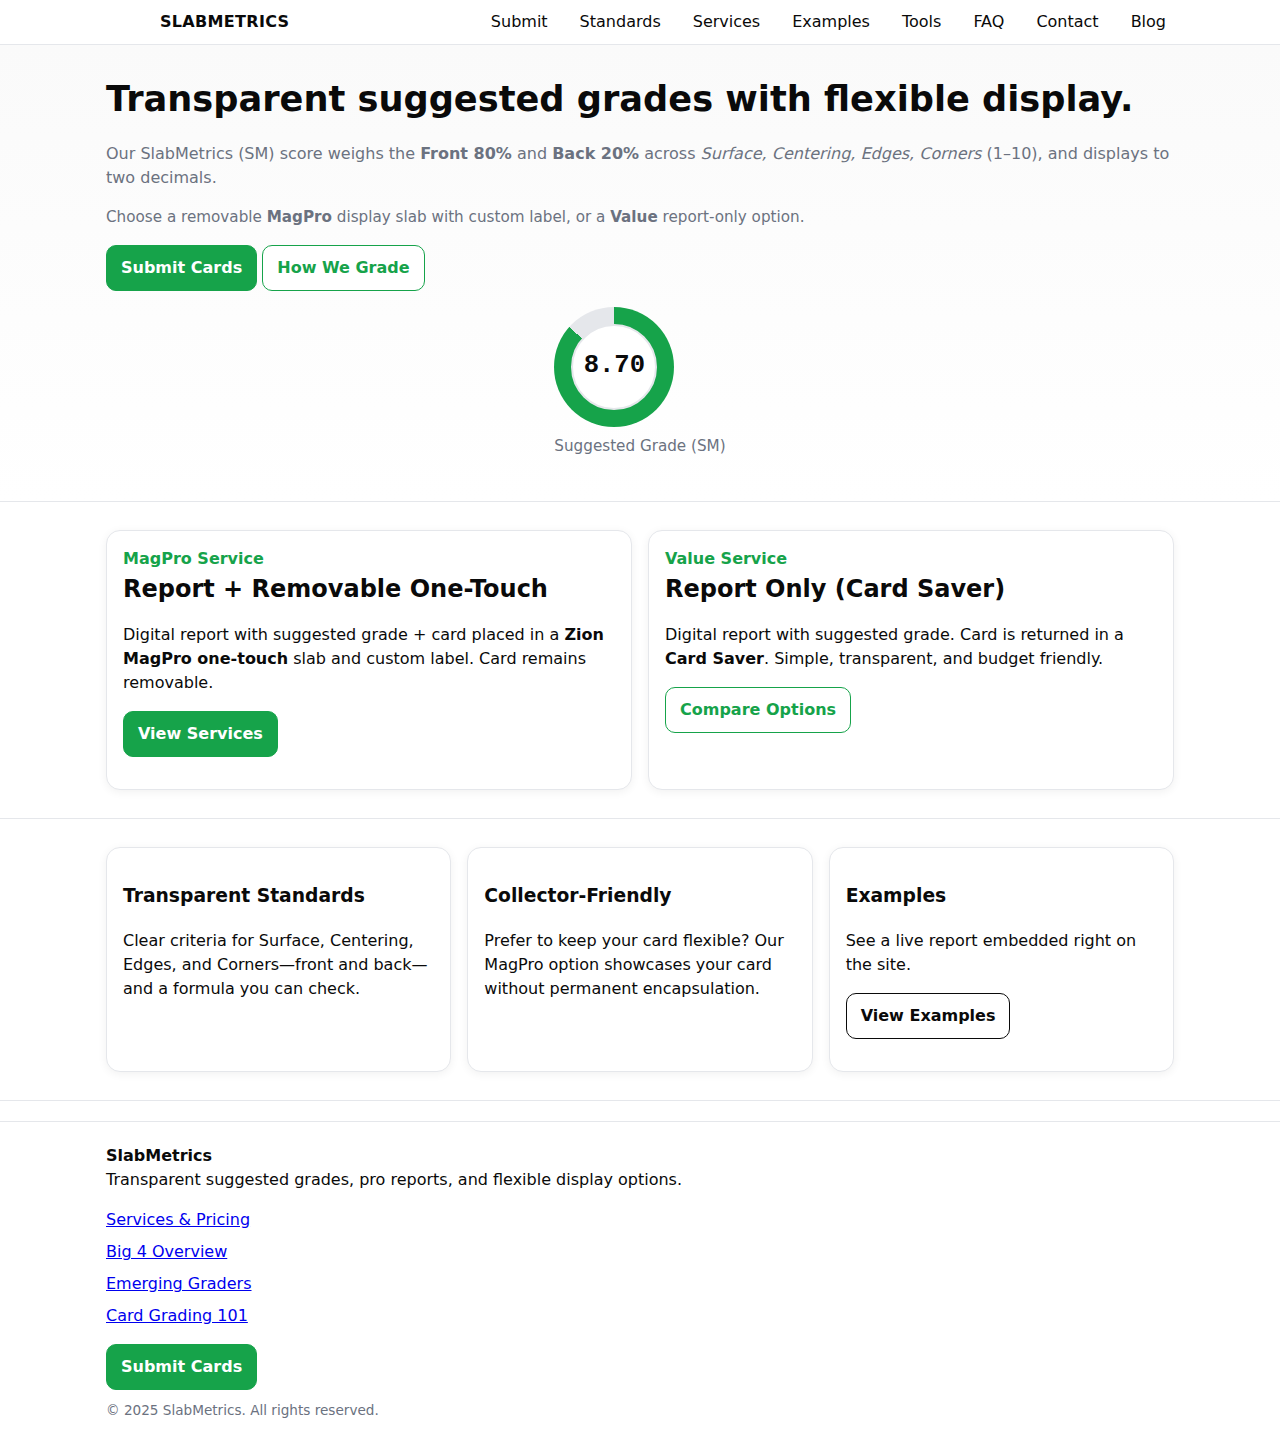
<file: index.html>
<!doctype html>
<html lang="en">
<head>
  <meta charset="utf-8" />
  <meta name="viewport" content="width=device-width, initial-scale=1" />
  <meta name="description" content="SlabMetrics — transparent suggested grades, pro reports, and flexible display options." />
  <meta property="og:title" content="SlabMetrics" />
  <meta property="og:description" content="Transparent suggested grades, pro reports, and flexible display options." />
  <meta property="og:type" content="website" />
  <link rel="icon" href="/assets/favicon.ico" />
  <link rel="stylesheet" href="/css/styles.css" />

<title>SlabMetrics — Suggested Grade & Report</title>
<script defer src="/js/main.js"></script>
<script defer src="/js/grade-ring.js"></script>
</head>
<body>
  <header class="site-header">
    <div class="container header-inner">
      <a href="/index.html" class="brand">
        <img src="/assets/logo.png" alt="SlabMetrics" class="logo" />
        <span>SLABMETRICS</span>
      </a>
      <button class="nav-toggle" aria-expanded="false" aria-controls="nav">☰</button>
      <nav id="nav" class="nav">
        <a href="/submit.html">Submit</a>
        <a href="/grading-standards.html">Standards</a>
        <a href="/services.html">Services</a>
        <a href="/examples.html">Examples</a>
        <a href="/tools/centering.html">Tools</a>
        <a href="/faq.html">FAQ</a>
        <a href="/contact.html">Contact</a>
        <a href="/blog/index.html">Blog</a>
      </nav>
    </div>
  </header>

<section class="hero">
  <div class="container hero-inner">
    <div>
      <h1>Transparent suggested grades with flexible display.</h1>
      <p class="sub">Our SlabMetrics (SM) score weighs the <strong>Front 80%</strong> and <strong>Back 20%</strong> across <em>Surface, Centering, Edges, Corners</em> (1–10), and displays to two decimals.</p>
      <p class="meta">Choose a removable <strong>MagPro</strong> display slab with custom label, or a <strong>Value</strong> report-only option.</p>
      <p>
        <a class="btn btn-primary" href="/submit.html">Submit Cards</a>
        <a class="btn btn-outline" href="/grading-standards.html">How We Grade</a>
      </p>
    </div>
    <div class="center">
      <div>
        <div class="grade-ring" data-ring data-pct="87">
          <div class="grade-ring-inner"><span class="mono" data-ring-out>8.70</span></div>
        </div>
        <p class="meta" style="text-align:center;margin-top:8px;">Suggested Grade (SM)</p>
      </div>
    </div>
  </div>
</section>

<section class="section">
  <div class="container grid grid-2">
    <div class="card">
      <div class="kicker">MagPro Service</div>
      <h2>Report + Removable One-Touch</h2>
      <p>Digital report with suggested grade + card placed in a <strong>Zion MagPro one-touch</strong> slab and custom label. Card remains removable.</p>
      <p><a class="btn btn-primary" href="/services.html">View Services</a></p>
    </div>
    <div class="card">
      <div class="kicker">Value Service</div>
      <h2>Report Only (Card Saver)</h2>
      <p>Digital report with suggested grade. Card is returned in a <strong>Card Saver</strong>. Simple, transparent, and budget friendly.</p>
      <p><a class="btn btn-outline" href="/services.html">Compare Options</a></p>
    </div>
  </div>
</section>

<section class="section">
  <div class="container grid grid-3">
    <div class="card">
      <h3>Transparent Standards</h3>
      <p>Clear criteria for Surface, Centering, Edges, and Corners—front and back—and a formula you can check.</p>
    </div>
    <div class="card">
      <h3>Collector-Friendly</h3>
      <p>Prefer to keep your card flexible? Our MagPro option showcases your card without permanent encapsulation.</p>
    </div>
    <div class="card">
      <h3>Examples</h3>
      <p>See a live report embedded right on the site.</p>
      <p><a class="btn" href="/examples.html">View Examples</a></p>
    </div>
  </div>
</section>
  <footer class="site-footer">
    <div class="container foot">
      <div class="cols">
        <div>
          <strong>SlabMetrics</strong><br/>
          Transparent suggested grades, pro reports, and flexible display options.
        </div>
        <div class="links">
          <a href="/services.html">Services & Pricing</a>
          <a href="/big4.html">Big 4 Overview</a>
          <a href="/emerging.html">Emerging Graders</a>
          <a href="/grading-101.html">Card Grading 101</a>
        </div>
        <div>
          <a class="btn btn-primary" href="/submit.html">Submit Cards</a>
        </div>
      </div>
      <p class="tiny">© 2025 SlabMetrics. All rights reserved.</p>
    </div>
  </footer>

</body>
</html>
</file>
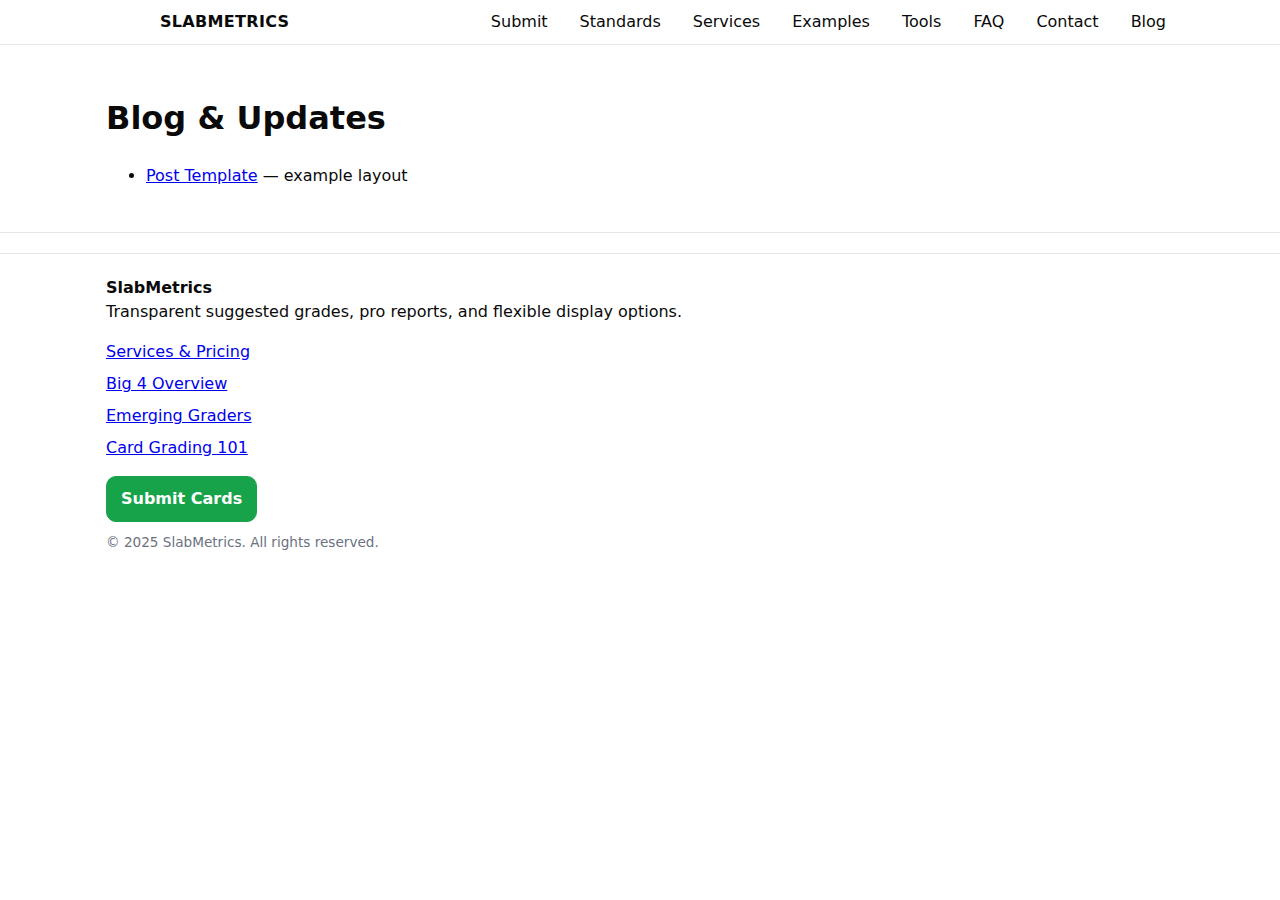
<file: blog/index.html>
<!doctype html>
<html lang="en">
<head>
  <meta charset="utf-8" />
  <meta name="viewport" content="width=device-width, initial-scale=1" />
  <meta name="description" content="SlabMetrics — transparent suggested grades, pro reports, and flexible display options." />
  <meta property="og:title" content="SlabMetrics" />
  <meta property="og:description" content="Transparent suggested grades, pro reports, and flexible display options." />
  <meta property="og:type" content="website" />
  <link rel="icon" href="/assets/favicon.ico" />
  <link rel="stylesheet" href="/css/styles.css" />

<title>Blog — SlabMetrics</title>
<script defer src="/js/main.js"></script>
</head>
<body>
  <header class="site-header">
    <div class="container header-inner">
      <a href="/index.html" class="brand">
        <img src="/assets/logo.png" alt="SlabMetrics" class="logo" />
        <span>SLABMETRICS</span>
      </a>
      <button class="nav-toggle" aria-expanded="false" aria-controls="nav">☰</button>
      <nav id="nav" class="nav">
        <a href="/submit.html">Submit</a>
        <a href="/grading-standards.html">Standards</a>
        <a href="/services.html">Services</a>
        <a href="/examples.html">Examples</a>
        <a href="/tools/centering.html">Tools</a>
        <a href="/faq.html">FAQ</a>
        <a href="/contact.html">Contact</a>
        <a href="/blog/index.html">Blog</a>
      </nav>
    </div>
  </header>

<section class="section">
  <div class="container">
    <h1>Blog & Updates</h1>
    <ul>
      <li><a href="/blog/post-template.html">Post Template</a> — example layout</li>
    </ul>
  </div>
</section>
  <footer class="site-footer">
    <div class="container foot">
      <div class="cols">
        <div>
          <strong>SlabMetrics</strong><br/>
          Transparent suggested grades, pro reports, and flexible display options.
        </div>
        <div class="links">
          <a href="/services.html">Services & Pricing</a>
          <a href="/big4.html">Big 4 Overview</a>
          <a href="/emerging.html">Emerging Graders</a>
          <a href="/grading-101.html">Card Grading 101</a>
        </div>
        <div>
          <a class="btn btn-primary" href="/submit.html">Submit Cards</a>
        </div>
      </div>
      <p class="tiny">© 2025 SlabMetrics. All rights reserved.</p>
    </div>
  </footer>

</body>
</html>
</file>
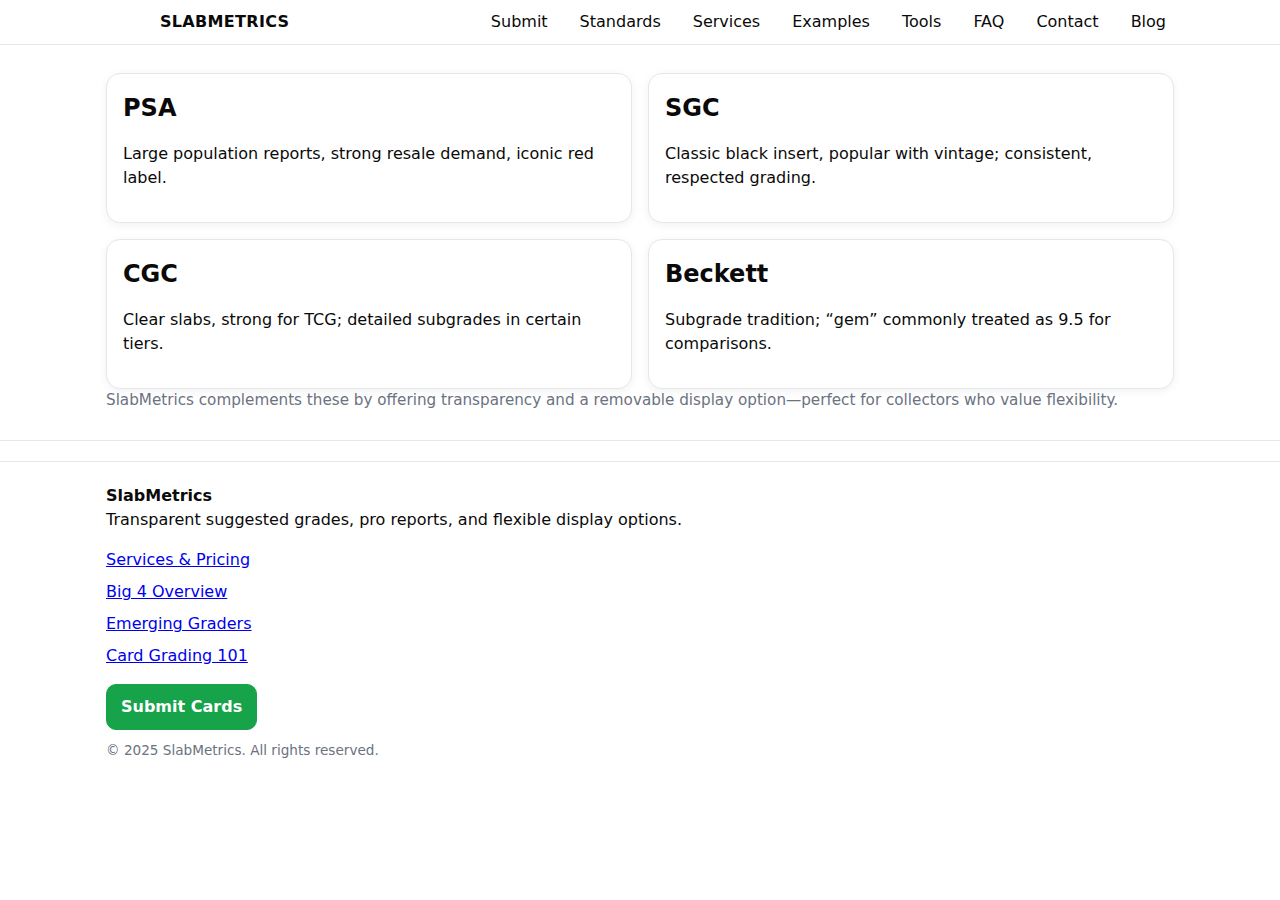
<file: big4.html>
<!doctype html>
<html lang="en">
<head>
  <meta charset="utf-8" />
  <meta name="viewport" content="width=device-width, initial-scale=1" />
  <meta name="description" content="SlabMetrics — transparent suggested grades, pro reports, and flexible display options." />
  <meta property="og:title" content="SlabMetrics" />
  <meta property="og:description" content="Transparent suggested grades, pro reports, and flexible display options." />
  <meta property="og:type" content="website" />
  <link rel="icon" href="/assets/favicon.ico" />
  <link rel="stylesheet" href="/css/styles.css" />

<title>Big 4 Overview — SlabMetrics</title>
<script defer src="/js/main.js"></script>
</head>
<body>
  <header class="site-header">
    <div class="container header-inner">
      <a href="/index.html" class="brand">
        <img src="/assets/logo.png" alt="SlabMetrics" class="logo" />
        <span>SLABMETRICS</span>
      </a>
      <button class="nav-toggle" aria-expanded="false" aria-controls="nav">☰</button>
      <nav id="nav" class="nav">
        <a href="/submit.html">Submit</a>
        <a href="/grading-standards.html">Standards</a>
        <a href="/services.html">Services</a>
        <a href="/examples.html">Examples</a>
        <a href="/tools/centering.html">Tools</a>
        <a href="/faq.html">FAQ</a>
        <a href="/contact.html">Contact</a>
        <a href="/blog/index.html">Blog</a>
      </nav>
    </div>
  </header>

<section class="section">
  <div class="container grid grid-2">
    <div class="card">
      <h2>PSA</h2>
      <p>Large population reports, strong resale demand, iconic red label.</p>
    </div>
    <div class="card">
      <h2>SGC</h2>
      <p>Classic black insert, popular with vintage; consistent, respected grading.</p>
    </div>
    <div class="card">
      <h2>CGC</h2>
      <p>Clear slabs, strong for TCG; detailed subgrades in certain tiers.</p>
    </div>
    <div class="card">
      <h2>Beckett</h2>
      <p>Subgrade tradition; “gem” commonly treated as 9.5 for comparisons.</p>
    </div>
  </div>
  <p class="container meta">SlabMetrics complements these by offering transparency and a removable display option—perfect for collectors who value flexibility.</p>
</section>
  <footer class="site-footer">
    <div class="container foot">
      <div class="cols">
        <div>
          <strong>SlabMetrics</strong><br/>
          Transparent suggested grades, pro reports, and flexible display options.
        </div>
        <div class="links">
          <a href="/services.html">Services & Pricing</a>
          <a href="/big4.html">Big 4 Overview</a>
          <a href="/emerging.html">Emerging Graders</a>
          <a href="/grading-101.html">Card Grading 101</a>
        </div>
        <div>
          <a class="btn btn-primary" href="/submit.html">Submit Cards</a>
        </div>
      </div>
      <p class="tiny">© 2025 SlabMetrics. All rights reserved.</p>
    </div>
  </footer>

</body>
</html>
</file>
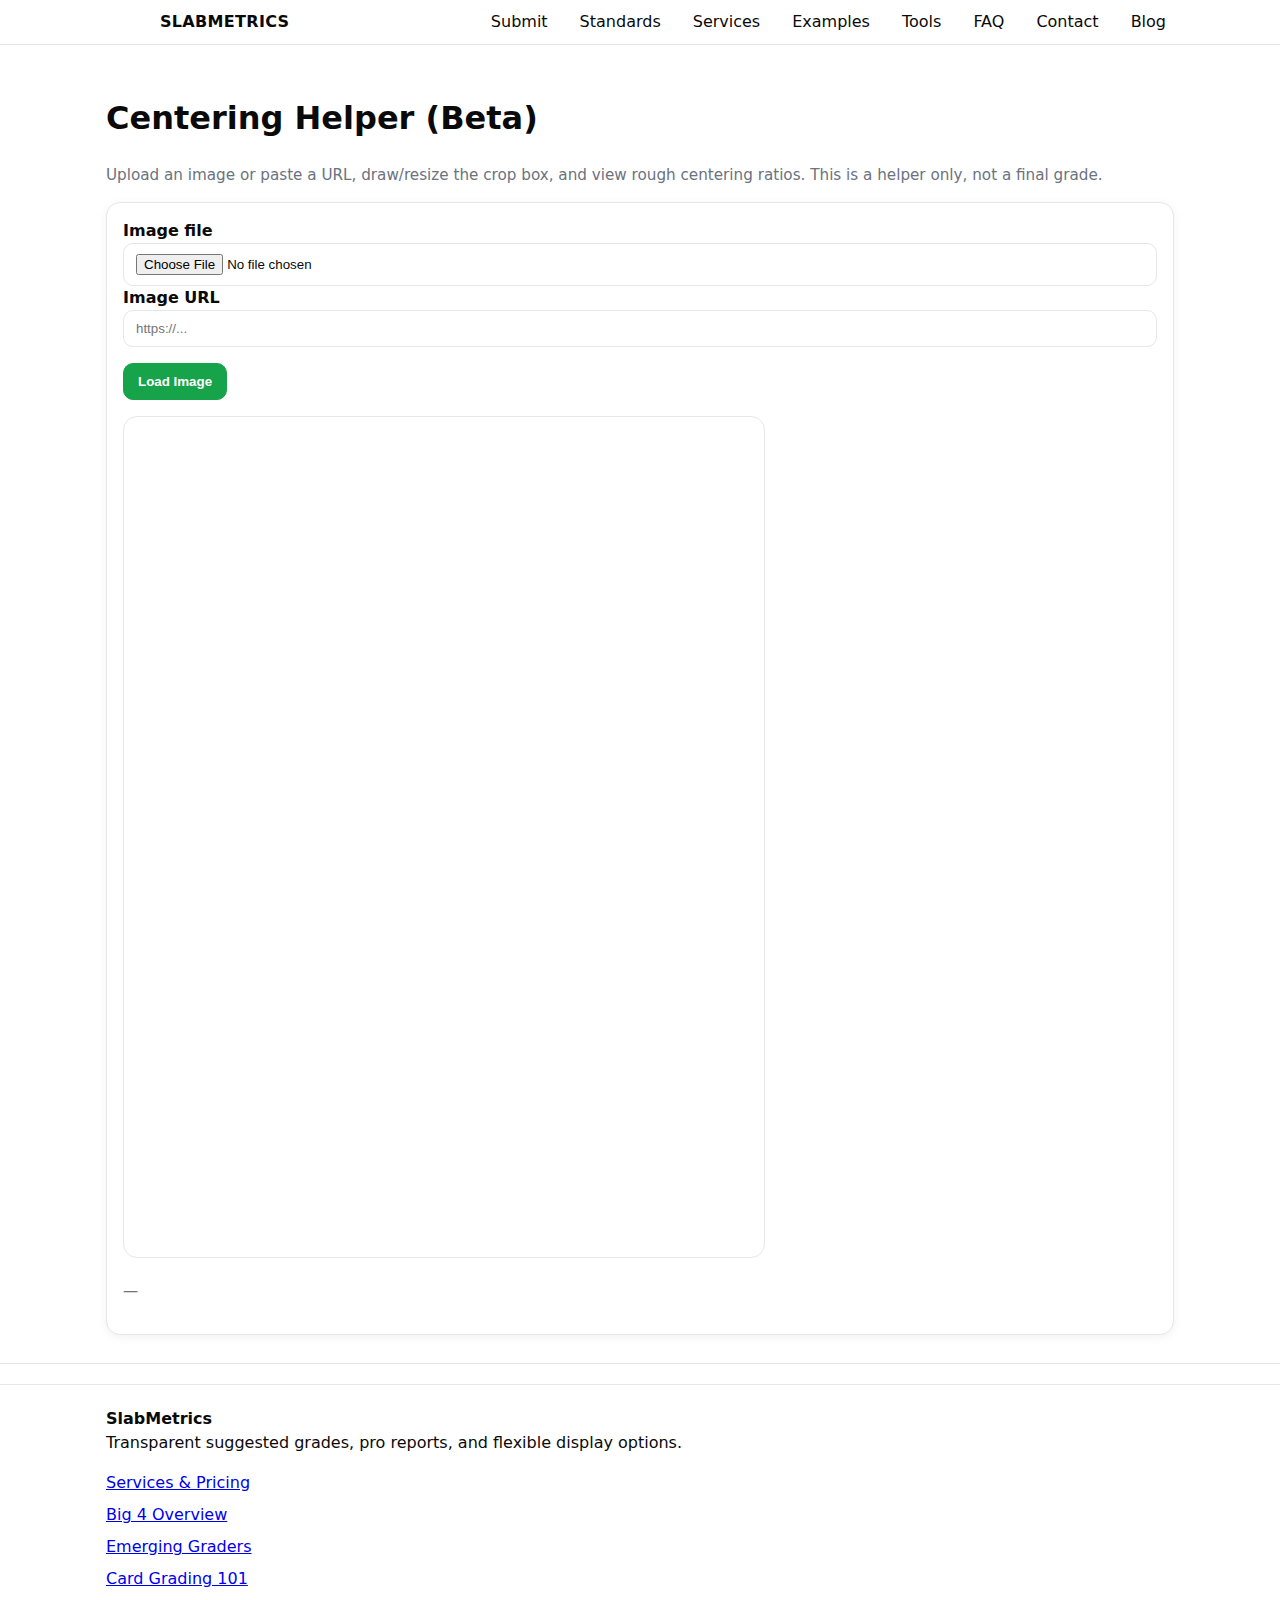
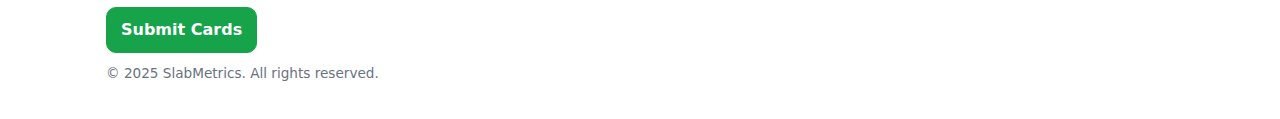
<file: centering.html>
<!doctype html>
<html lang="en">
<head>
  <meta charset="utf-8" />
  <meta name="viewport" content="width=device-width, initial-scale=1" />
  <meta name="description" content="SlabMetrics — transparent suggested grades, pro reports, and flexible display options." />
  <meta property="og:title" content="SlabMetrics" />
  <meta property="og:description" content="Transparent suggested grades, pro reports, and flexible display options." />
  <meta property="og:type" content="website" />
  <link rel="icon" href="/assets/favicon.ico" />
  <link rel="stylesheet" href="/css/styles.css" />

<title>Centering Helper — SlabMetrics Tools</title>
<script defer src="/js/main.js"></script>
<script defer src="/js/centering-tool.js"></script>
</head>
<body>
  <header class="site-header">
    <div class="container header-inner">
      <a href="/index.html" class="brand">
        <img src="/assets/logo.png" alt="SlabMetrics" class="logo" />
        <span>SLABMETRICS</span>
      </a>
      <button class="nav-toggle" aria-expanded="false" aria-controls="nav">☰</button>
      <nav id="nav" class="nav">
        <a href="/submit.html">Submit</a>
        <a href="/grading-standards.html">Standards</a>
        <a href="/services.html">Services</a>
        <a href="/examples.html">Examples</a>
        <a href="/tools/centering.html">Tools</a>
        <a href="/faq.html">FAQ</a>
        <a href="/contact.html">Contact</a>
        <a href="/blog/index.html">Blog</a>
      </nav>
    </div>
  </header>

<section class="section">
  <div class="container">
    <h1>Centering Helper (Beta)</h1>
    <p class="meta">Upload an image or paste a URL, draw/resize the crop box, and view rough centering ratios. This is a helper only, not a final grade.</p>
    <div class="card">
      <div class="row cols-2">
        <div>
          <label>Image file</label>
          <input id="img-file" type="file" accept="image/*" />
        </div>
        <div>
          <label>Image URL</label>
          <input id="img-url" placeholder="https://..." />
        </div>
      </div>
      <p><button class="btn btn-primary" id="load-btn" type="button">Load Image</button></p>
      <canvas id="cnv" width="640" height="840" style="border:1px solid var(--border);border-radius:14px;"></canvas>
      <p class="meta" id="centering-out">—</p>
    </div>
  </div>
</section>
  <footer class="site-footer">
    <div class="container foot">
      <div class="cols">
        <div>
          <strong>SlabMetrics</strong><br/>
          Transparent suggested grades, pro reports, and flexible display options.
        </div>
        <div class="links">
          <a href="/services.html">Services & Pricing</a>
          <a href="/big4.html">Big 4 Overview</a>
          <a href="/emerging.html">Emerging Graders</a>
          <a href="/grading-101.html">Card Grading 101</a>
        </div>
        <div>
          <a class="btn btn-primary" href="/submit.html">Submit Cards</a>
        </div>
      </div>
      <p class="tiny">© 2025 SlabMetrics. All rights reserved.</p>
    </div>
  </footer>

</body>
</html>
</file>
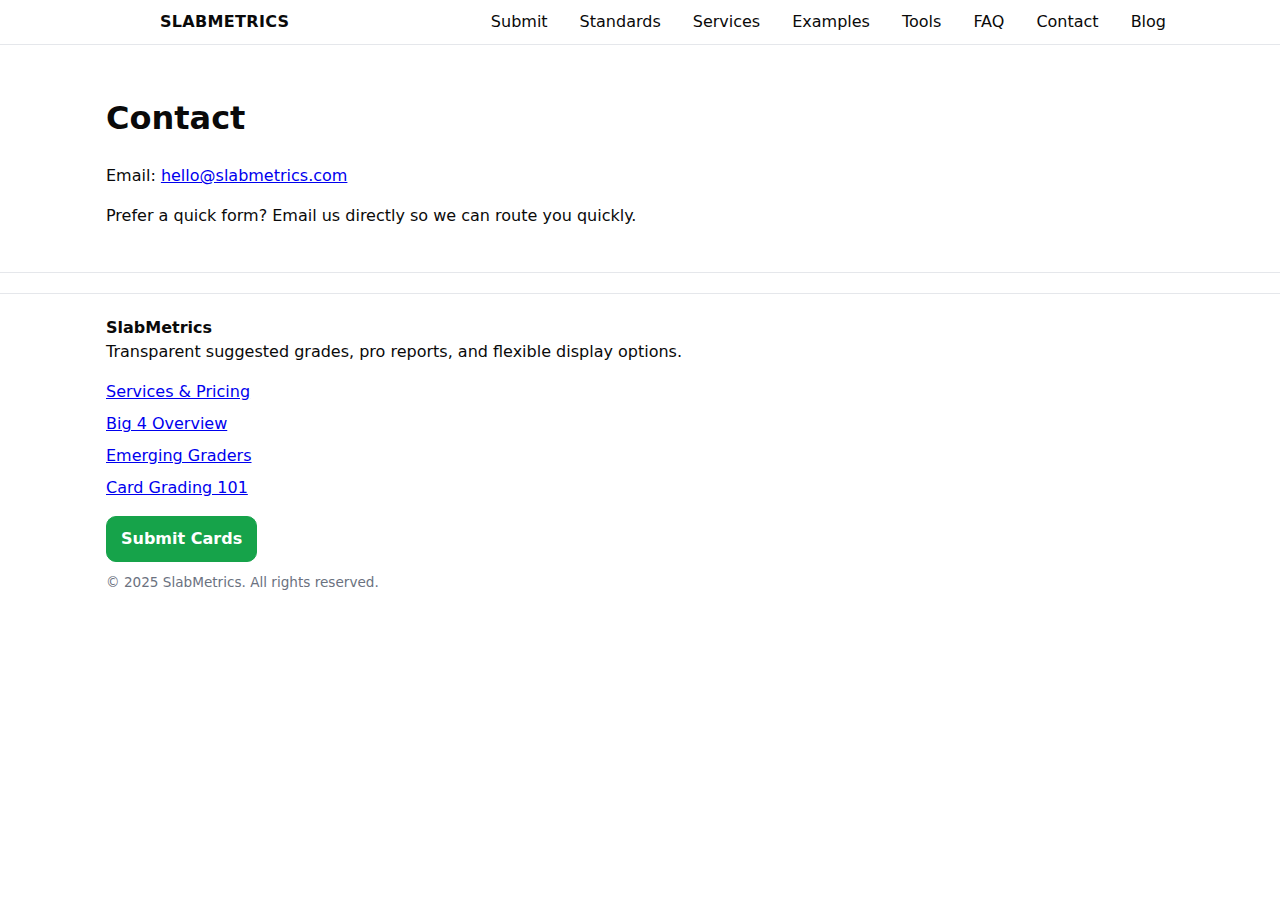
<file: contact.html>
<!doctype html>
<html lang="en">
<head>
  <meta charset="utf-8" />
  <meta name="viewport" content="width=device-width, initial-scale=1" />
  <meta name="description" content="SlabMetrics — transparent suggested grades, pro reports, and flexible display options." />
  <meta property="og:title" content="SlabMetrics" />
  <meta property="og:description" content="Transparent suggested grades, pro reports, and flexible display options." />
  <meta property="og:type" content="website" />
  <link rel="icon" href="/assets/favicon.ico" />
  <link rel="stylesheet" href="/css/styles.css" />

<title>Contact — SlabMetrics</title>
<script defer src="/js/main.js"></script>
</head>
<body>
  <header class="site-header">
    <div class="container header-inner">
      <a href="/index.html" class="brand">
        <img src="/assets/logo.png" alt="SlabMetrics" class="logo" />
        <span>SLABMETRICS</span>
      </a>
      <button class="nav-toggle" aria-expanded="false" aria-controls="nav">☰</button>
      <nav id="nav" class="nav">
        <a href="/submit.html">Submit</a>
        <a href="/grading-standards.html">Standards</a>
        <a href="/services.html">Services</a>
        <a href="/examples.html">Examples</a>
        <a href="/tools/centering.html">Tools</a>
        <a href="/faq.html">FAQ</a>
        <a href="/contact.html">Contact</a>
        <a href="/blog/index.html">Blog</a>
      </nav>
    </div>
  </header>

<section class="section">
  <div class="container">
    <h1>Contact</h1>
    <p>Email: <a href="mailto:hello@slabmetrics.com">hello@slabmetrics.com</a></p>
    <p>Prefer a quick form? Email us directly so we can route you quickly.</p>
  </div>
</section>
  <footer class="site-footer">
    <div class="container foot">
      <div class="cols">
        <div>
          <strong>SlabMetrics</strong><br/>
          Transparent suggested grades, pro reports, and flexible display options.
        </div>
        <div class="links">
          <a href="/services.html">Services & Pricing</a>
          <a href="/big4.html">Big 4 Overview</a>
          <a href="/emerging.html">Emerging Graders</a>
          <a href="/grading-101.html">Card Grading 101</a>
        </div>
        <div>
          <a class="btn btn-primary" href="/submit.html">Submit Cards</a>
        </div>
      </div>
      <p class="tiny">© 2025 SlabMetrics. All rights reserved.</p>
    </div>
  </footer>

</body>
</html>
</file>
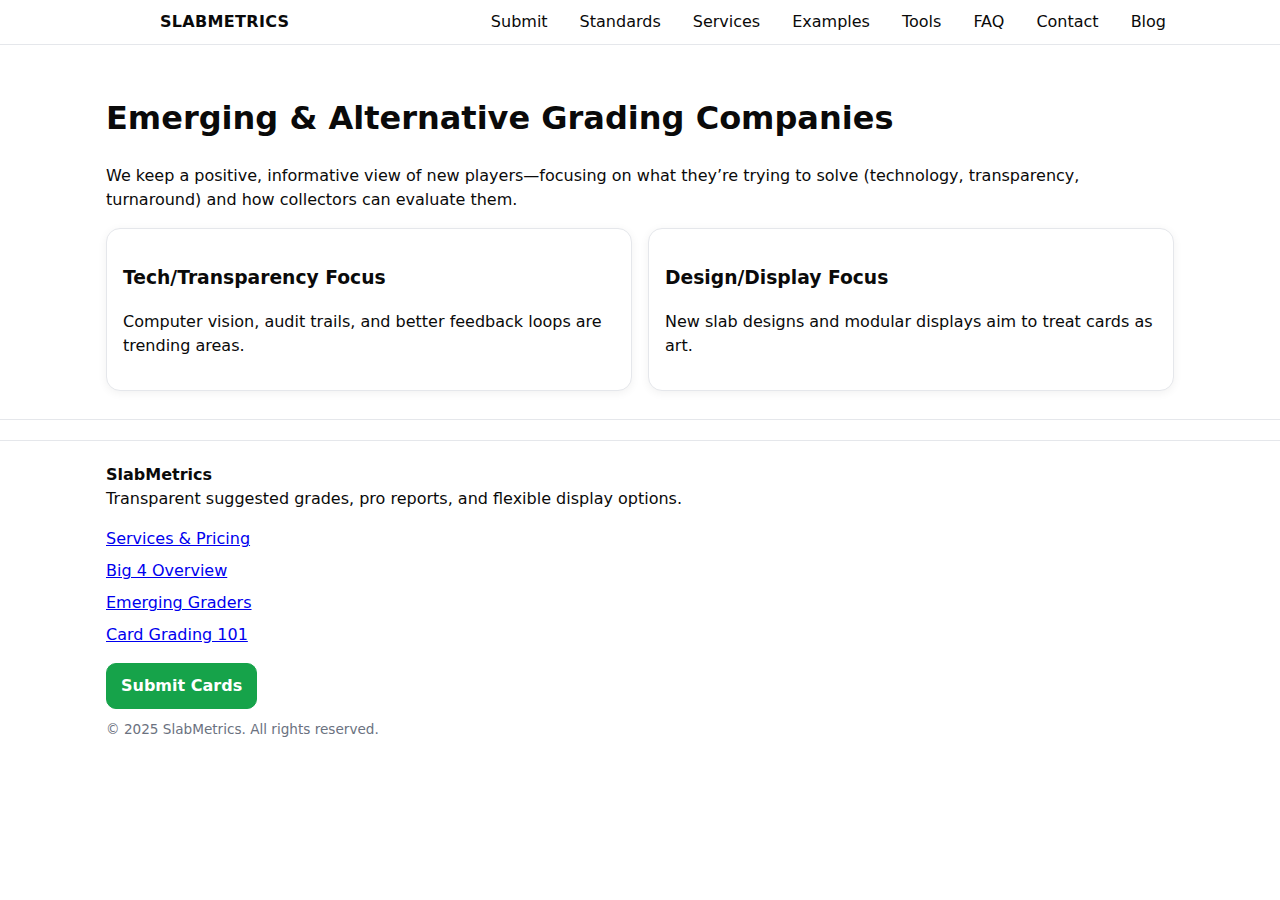
<file: emerging.html>
<!doctype html>
<html lang="en">
<head>
  <meta charset="utf-8" />
  <meta name="viewport" content="width=device-width, initial-scale=1" />
  <meta name="description" content="SlabMetrics — transparent suggested grades, pro reports, and flexible display options." />
  <meta property="og:title" content="SlabMetrics" />
  <meta property="og:description" content="Transparent suggested grades, pro reports, and flexible display options." />
  <meta property="og:type" content="website" />
  <link rel="icon" href="/assets/favicon.ico" />
  <link rel="stylesheet" href="/css/styles.css" />

<title>Emerging Graders — SlabMetrics</title>
<script defer src="/js/main.js"></script>
</head>
<body>
  <header class="site-header">
    <div class="container header-inner">
      <a href="/index.html" class="brand">
        <img src="/assets/logo.png" alt="SlabMetrics" class="logo" />
        <span>SLABMETRICS</span>
      </a>
      <button class="nav-toggle" aria-expanded="false" aria-controls="nav">☰</button>
      <nav id="nav" class="nav">
        <a href="/submit.html">Submit</a>
        <a href="/grading-standards.html">Standards</a>
        <a href="/services.html">Services</a>
        <a href="/examples.html">Examples</a>
        <a href="/tools/centering.html">Tools</a>
        <a href="/faq.html">FAQ</a>
        <a href="/contact.html">Contact</a>
        <a href="/blog/index.html">Blog</a>
      </nav>
    </div>
  </header>

<section class="section">
  <div class="container">
    <h1>Emerging & Alternative Grading Companies</h1>
    <p>We keep a positive, informative view of new players—focusing on what they’re trying to solve (technology, transparency, turnaround) and how collectors can evaluate them.</p>
    <div class="grid grid-2">
      <div class="card"><h3>Tech/Transparency Focus</h3><p>Computer vision, audit trails, and better feedback loops are trending areas.</p></div>
      <div class="card"><h3>Design/Display Focus</h3><p>New slab designs and modular displays aim to treat cards as art.</p></div>
    </div>
  </div>
</section>
  <footer class="site-footer">
    <div class="container foot">
      <div class="cols">
        <div>
          <strong>SlabMetrics</strong><br/>
          Transparent suggested grades, pro reports, and flexible display options.
        </div>
        <div class="links">
          <a href="/services.html">Services & Pricing</a>
          <a href="/big4.html">Big 4 Overview</a>
          <a href="/emerging.html">Emerging Graders</a>
          <a href="/grading-101.html">Card Grading 101</a>
        </div>
        <div>
          <a class="btn btn-primary" href="/submit.html">Submit Cards</a>
        </div>
      </div>
      <p class="tiny">© 2025 SlabMetrics. All rights reserved.</p>
    </div>
  </footer>

</body>
</html>
</file>
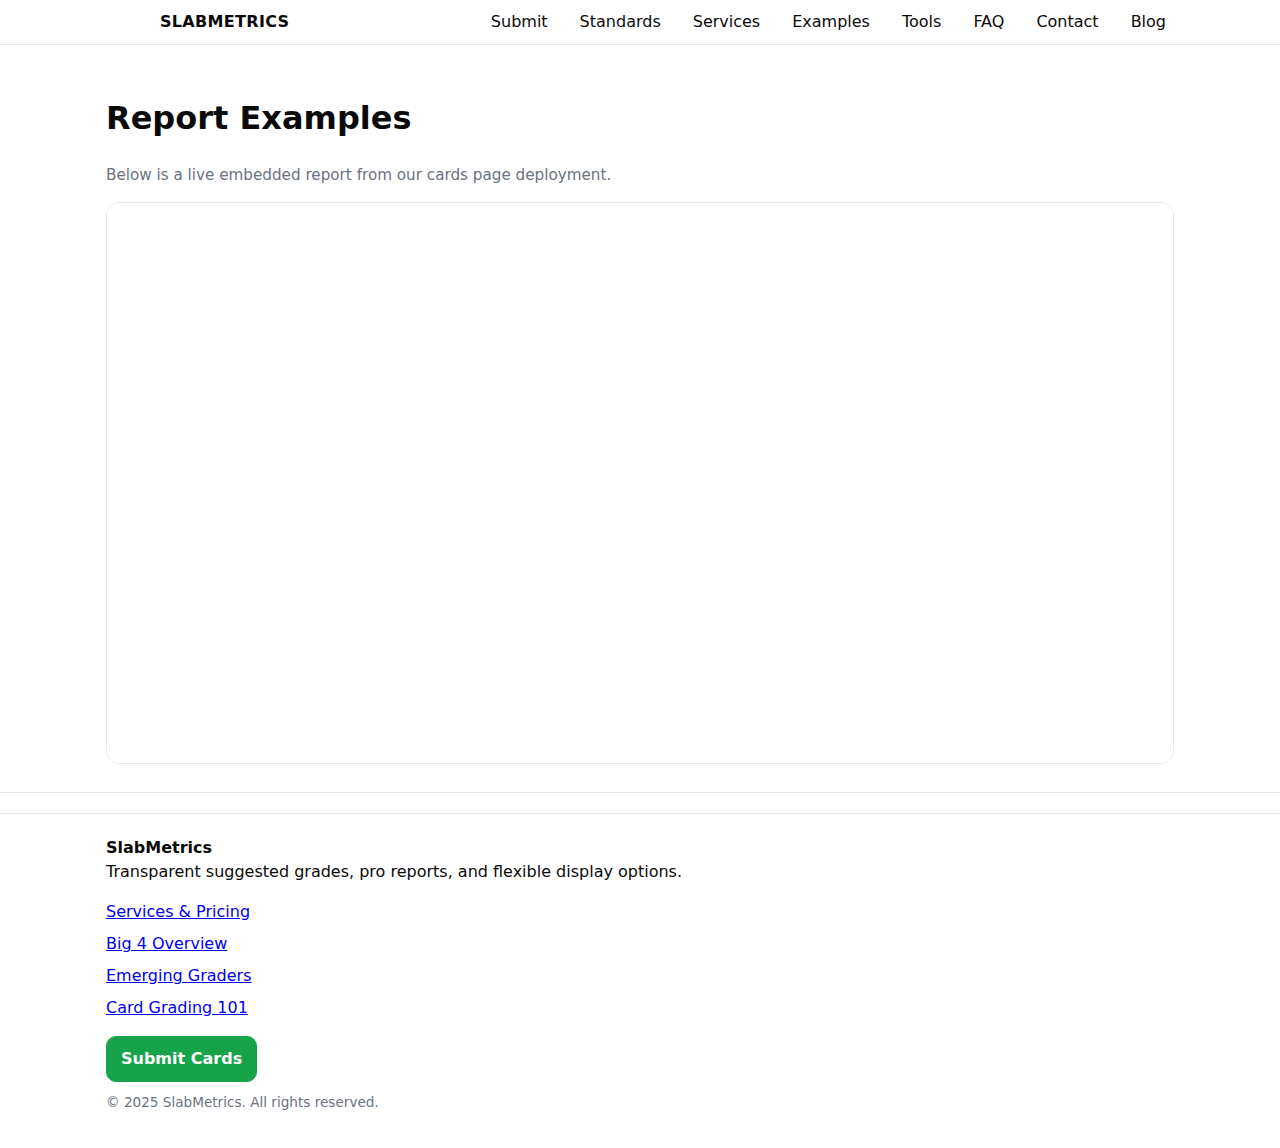
<file: examples.html>
<!doctype html>
<html lang="en">
<head>
  <meta charset="utf-8" />
  <meta name="viewport" content="width=device-width, initial-scale=1" />
  <meta name="description" content="SlabMetrics — transparent suggested grades, pro reports, and flexible display options." />
  <meta property="og:title" content="SlabMetrics" />
  <meta property="og:description" content="Transparent suggested grades, pro reports, and flexible display options." />
  <meta property="og:type" content="website" />
  <link rel="icon" href="/assets/favicon.ico" />
  <link rel="stylesheet" href="/css/styles.css" />

<title>Examples — SlabMetrics</title>
<script defer src="/js/main.js"></script>
<script defer src="/js/iframe-embed.js"></script>
</head>
<body>
  <header class="site-header">
    <div class="container header-inner">
      <a href="/index.html" class="brand">
        <img src="/assets/logo.png" alt="SlabMetrics" class="logo" />
        <span>SLABMETRICS</span>
      </a>
      <button class="nav-toggle" aria-expanded="false" aria-controls="nav">☰</button>
      <nav id="nav" class="nav">
        <a href="/submit.html">Submit</a>
        <a href="/grading-standards.html">Standards</a>
        <a href="/services.html">Services</a>
        <a href="/examples.html">Examples</a>
        <a href="/tools/centering.html">Tools</a>
        <a href="/faq.html">FAQ</a>
        <a href="/contact.html">Contact</a>
        <a href="/blog/index.html">Blog</a>
      </nav>
    </div>
  </header>

<section class="section">
  <div class="container">
    <h1>Report Examples</h1>
    <p class="meta">Below is a live embedded report from our cards page deployment.</p>
    <div class="embed">
      <!-- Replace src with your live report URL -->
      <iframe src="https://slabmetrics-cards-page.onrender.com/cards/laporta-00001.html"></iframe>
    </div>
  </div>
</section>
  <footer class="site-footer">
    <div class="container foot">
      <div class="cols">
        <div>
          <strong>SlabMetrics</strong><br/>
          Transparent suggested grades, pro reports, and flexible display options.
        </div>
        <div class="links">
          <a href="/services.html">Services & Pricing</a>
          <a href="/big4.html">Big 4 Overview</a>
          <a href="/emerging.html">Emerging Graders</a>
          <a href="/grading-101.html">Card Grading 101</a>
        </div>
        <div>
          <a class="btn btn-primary" href="/submit.html">Submit Cards</a>
        </div>
      </div>
      <p class="tiny">© 2025 SlabMetrics. All rights reserved.</p>
    </div>
  </footer>

</body>
</html>
</file>
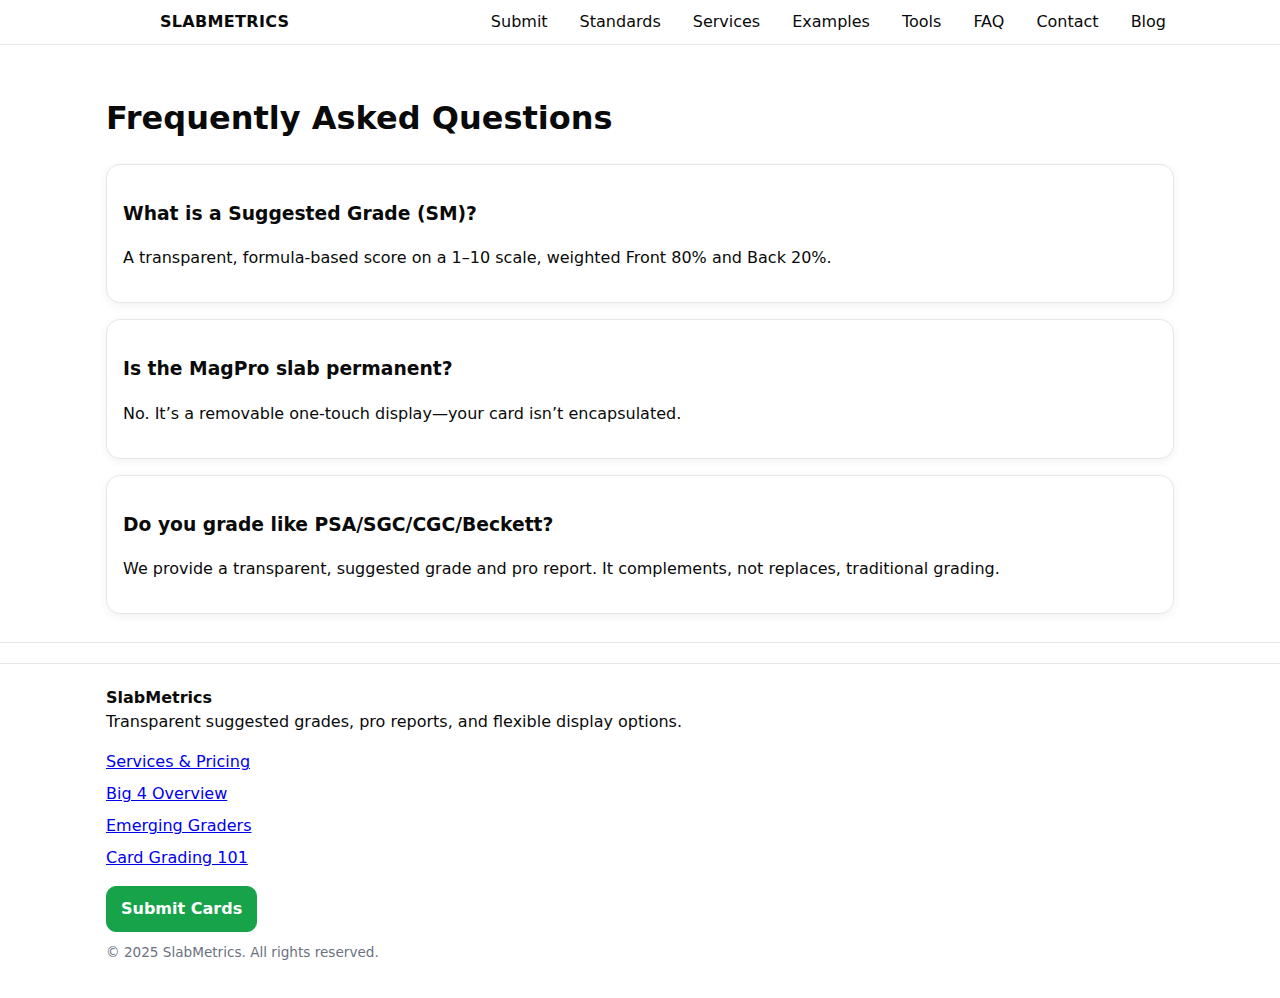
<file: faq.html>
<!doctype html>
<html lang="en">
<head>
  <meta charset="utf-8" />
  <meta name="viewport" content="width=device-width, initial-scale=1" />
  <meta name="description" content="SlabMetrics — transparent suggested grades, pro reports, and flexible display options." />
  <meta property="og:title" content="SlabMetrics" />
  <meta property="og:description" content="Transparent suggested grades, pro reports, and flexible display options." />
  <meta property="og:type" content="website" />
  <link rel="icon" href="/assets/favicon.ico" />
  <link rel="stylesheet" href="/css/styles.css" />

<title>FAQ — SlabMetrics</title>
<script defer src="/js/main.js"></script>
</head>
<body>
  <header class="site-header">
    <div class="container header-inner">
      <a href="/index.html" class="brand">
        <img src="/assets/logo.png" alt="SlabMetrics" class="logo" />
        <span>SLABMETRICS</span>
      </a>
      <button class="nav-toggle" aria-expanded="false" aria-controls="nav">☰</button>
      <nav id="nav" class="nav">
        <a href="/submit.html">Submit</a>
        <a href="/grading-standards.html">Standards</a>
        <a href="/services.html">Services</a>
        <a href="/examples.html">Examples</a>
        <a href="/tools/centering.html">Tools</a>
        <a href="/faq.html">FAQ</a>
        <a href="/contact.html">Contact</a>
        <a href="/blog/index.html">Blog</a>
      </nav>
    </div>
  </header>

<section class="section">
  <div class="container">
    <h1>Frequently Asked Questions</h1>
    <div class="grid">
      <div class="card">
        <h3>What is a Suggested Grade (SM)?</h3>
        <p>A transparent, formula-based score on a 1–10 scale, weighted Front 80% and Back 20%.</p>
      </div>
      <div class="card">
        <h3>Is the MagPro slab permanent?</h3>
        <p>No. It’s a removable one-touch display—your card isn’t encapsulated.</p>
      </div>
      <div class="card">
        <h3>Do you grade like PSA/SGC/CGC/Beckett?</h3>
        <p>We provide a transparent, suggested grade and pro report. It complements, not replaces, traditional grading.</p>
      </div>
    </div>
  </div>
</section>
  <footer class="site-footer">
    <div class="container foot">
      <div class="cols">
        <div>
          <strong>SlabMetrics</strong><br/>
          Transparent suggested grades, pro reports, and flexible display options.
        </div>
        <div class="links">
          <a href="/services.html">Services & Pricing</a>
          <a href="/big4.html">Big 4 Overview</a>
          <a href="/emerging.html">Emerging Graders</a>
          <a href="/grading-101.html">Card Grading 101</a>
        </div>
        <div>
          <a class="btn btn-primary" href="/submit.html">Submit Cards</a>
        </div>
      </div>
      <p class="tiny">© 2025 SlabMetrics. All rights reserved.</p>
    </div>
  </footer>

</body>
</html>
</file>
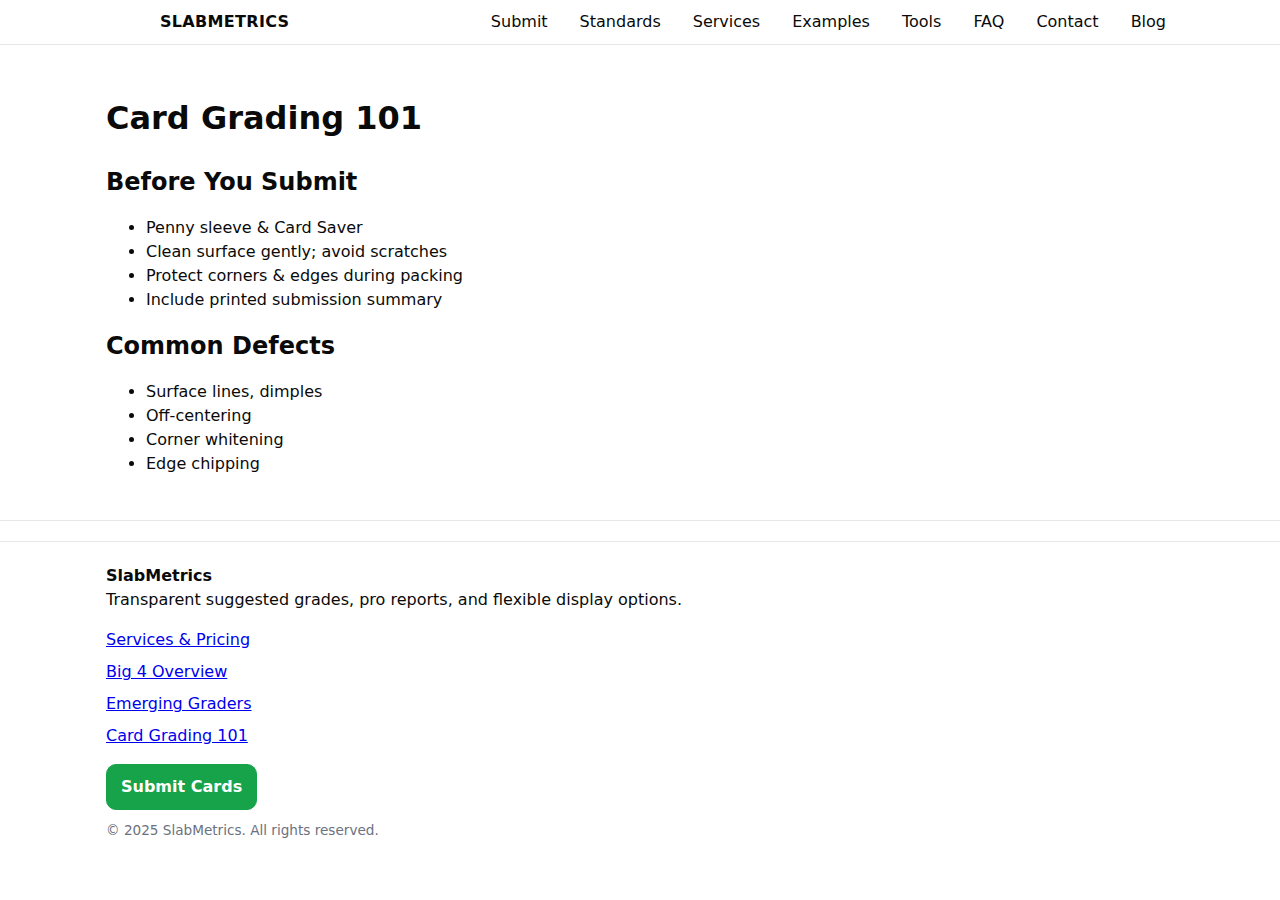
<file: grading-101.html>
<!doctype html>
<html lang="en">
<head>
  <meta charset="utf-8" />
  <meta name="viewport" content="width=device-width, initial-scale=1" />
  <meta name="description" content="SlabMetrics — transparent suggested grades, pro reports, and flexible display options." />
  <meta property="og:title" content="SlabMetrics" />
  <meta property="og:description" content="Transparent suggested grades, pro reports, and flexible display options." />
  <meta property="og:type" content="website" />
  <link rel="icon" href="/assets/favicon.ico" />
  <link rel="stylesheet" href="/css/styles.css" />

<title>Card Grading 101 — SlabMetrics</title>
<script defer src="/js/main.js"></script>
</head>
<body>
  <header class="site-header">
    <div class="container header-inner">
      <a href="/index.html" class="brand">
        <img src="/assets/logo.png" alt="SlabMetrics" class="logo" />
        <span>SLABMETRICS</span>
      </a>
      <button class="nav-toggle" aria-expanded="false" aria-controls="nav">☰</button>
      <nav id="nav" class="nav">
        <a href="/submit.html">Submit</a>
        <a href="/grading-standards.html">Standards</a>
        <a href="/services.html">Services</a>
        <a href="/examples.html">Examples</a>
        <a href="/tools/centering.html">Tools</a>
        <a href="/faq.html">FAQ</a>
        <a href="/contact.html">Contact</a>
        <a href="/blog/index.html">Blog</a>
      </nav>
    </div>
  </header>

<section class="section">
  <div class="container">
    <h1>Card Grading 101</h1>
    <h2>Before You Submit</h2>
    <ul>
      <li>Penny sleeve & Card Saver</li>
      <li>Clean surface gently; avoid scratches</li>
      <li>Protect corners & edges during packing</li>
      <li>Include printed submission summary</li>
    </ul>
    <h2>Common Defects</h2>
    <ul>
      <li>Surface lines, dimples</li>
      <li>Off-centering</li>
      <li>Corner whitening</li>
      <li>Edge chipping</li>
    </ul>
  </div>
</section>
  <footer class="site-footer">
    <div class="container foot">
      <div class="cols">
        <div>
          <strong>SlabMetrics</strong><br/>
          Transparent suggested grades, pro reports, and flexible display options.
        </div>
        <div class="links">
          <a href="/services.html">Services & Pricing</a>
          <a href="/big4.html">Big 4 Overview</a>
          <a href="/emerging.html">Emerging Graders</a>
          <a href="/grading-101.html">Card Grading 101</a>
        </div>
        <div>
          <a class="btn btn-primary" href="/submit.html">Submit Cards</a>
        </div>
      </div>
      <p class="tiny">© 2025 SlabMetrics. All rights reserved.</p>
    </div>
  </footer>

</body>
</html>
</file>
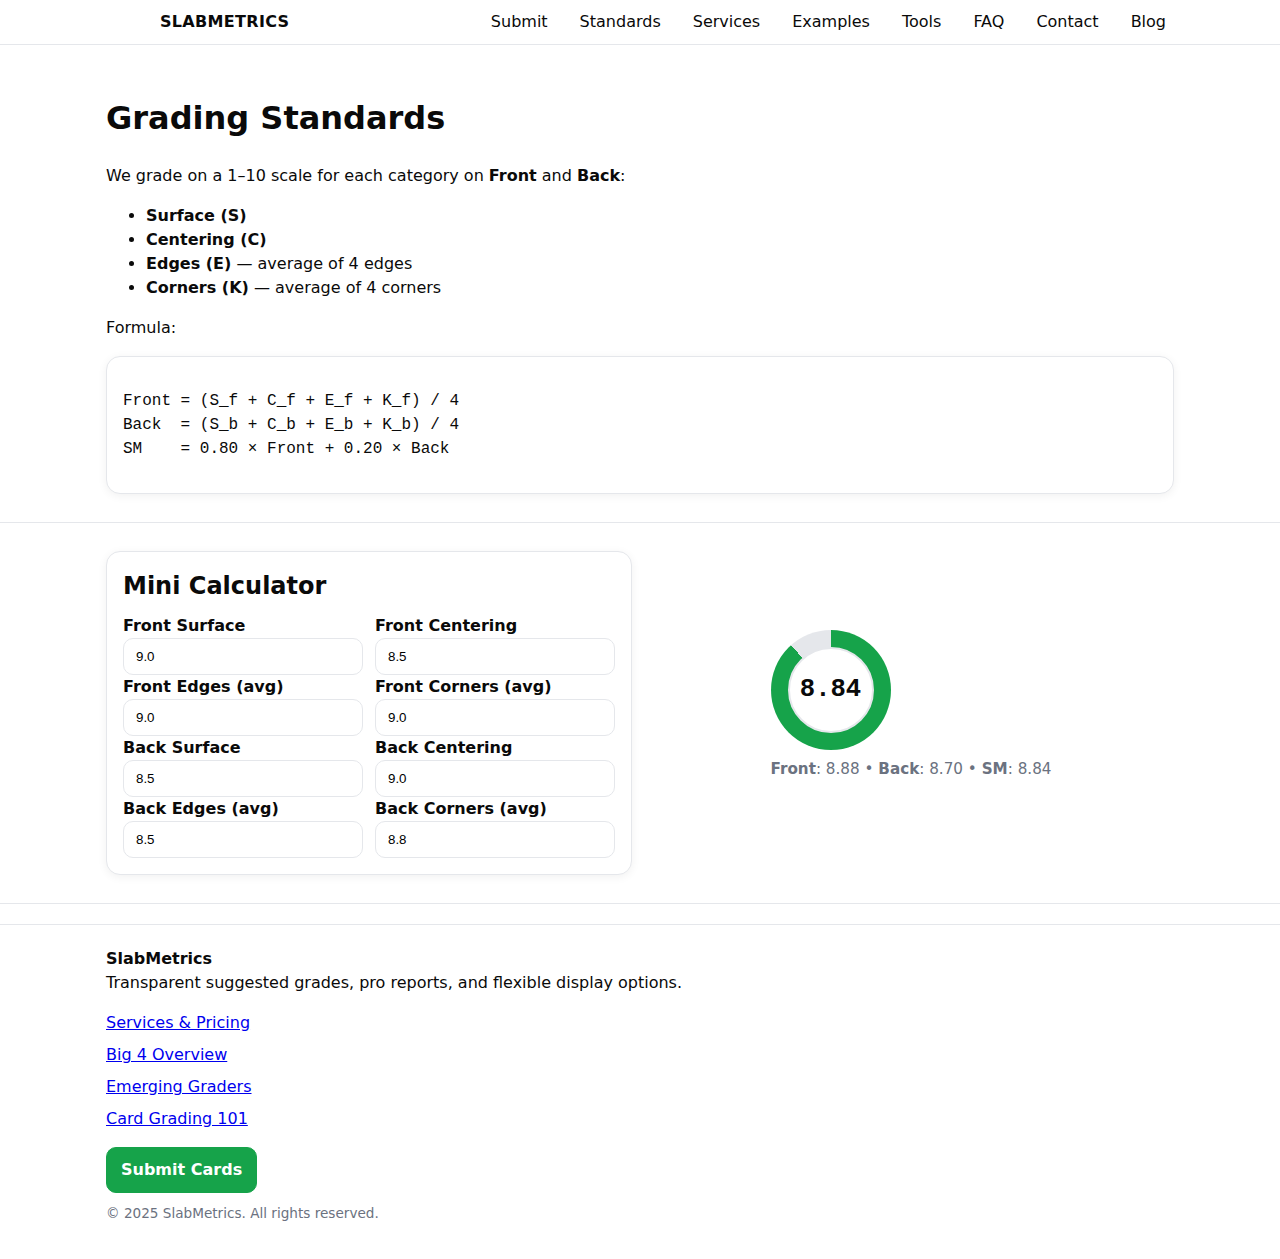
<file: grading-standards.html>
<!doctype html>
<html lang="en">
<head>
  <meta charset="utf-8" />
  <meta name="viewport" content="width=device-width, initial-scale=1" />
  <meta name="description" content="SlabMetrics — transparent suggested grades, pro reports, and flexible display options." />
  <meta property="og:title" content="SlabMetrics" />
  <meta property="og:description" content="Transparent suggested grades, pro reports, and flexible display options." />
  <meta property="og:type" content="website" />
  <link rel="icon" href="/assets/favicon.ico" />
  <link rel="stylesheet" href="/css/styles.css" />

<title>Grading Standards — SlabMetrics</title>
<script defer src="/js/main.js"></script>
<script defer src="/js/standards-calc.js"></script>
</head>
<body>
  <header class="site-header">
    <div class="container header-inner">
      <a href="/index.html" class="brand">
        <img src="/assets/logo.png" alt="SlabMetrics" class="logo" />
        <span>SLABMETRICS</span>
      </a>
      <button class="nav-toggle" aria-expanded="false" aria-controls="nav">☰</button>
      <nav id="nav" class="nav">
        <a href="/submit.html">Submit</a>
        <a href="/grading-standards.html">Standards</a>
        <a href="/services.html">Services</a>
        <a href="/examples.html">Examples</a>
        <a href="/tools/centering.html">Tools</a>
        <a href="/faq.html">FAQ</a>
        <a href="/contact.html">Contact</a>
        <a href="/blog/index.html">Blog</a>
      </nav>
    </div>
  </header>

<section class="section">
  <div class="container">
    <h1>Grading Standards</h1>
    <p>We grade on a 1–10 scale for each category on <strong>Front</strong> and <strong>Back</strong>:</p>
    <ul>
      <li><strong>Surface (S)</strong></li>
      <li><strong>Centering (C)</strong></li>
      <li><strong>Edges (E)</strong> — average of 4 edges</li>
      <li><strong>Corners (K)</strong> — average of 4 corners</li>
    </ul>
    <p>Formula:</p>
    <div class="card">
      <pre class="mono">Front = (S_f + C_f + E_f + K_f) / 4
Back  = (S_b + C_b + E_b + K_b) / 4
SM    = 0.80 × Front + 0.20 × Back</pre>
    </div>
  </div>
</section>

<section class="section">
  <div class="container grid grid-2">
    <div class="card">
      <h2>Mini Calculator</h2>
      <form id="sm-calc">
        <div class="row cols-2">
          <div><label>Front Surface</label><input id="Sf" value="9.0" type="number" min="0" max="10" step="0.1" /></div>
          <div><label>Front Centering</label><input id="Cf" value="8.5" type="number" min="0" max="10" step="0.1" /></div>
        </div>
        <div class="row cols-2">
          <div><label>Front Edges (avg)</label><input id="Ef" value="9.0" type="number" min="0" max="10" step="0.1" /></div>
          <div><label>Front Corners (avg)</label><input id="Kf" value="9.0" type="number" min="0" max="10" step="0.1" /></div>
        </div>
        <div class="row cols-2">
          <div><label>Back Surface</label><input id="Sb" value="8.5" type="number" min="0" max="10" step="0.1" /></div>
          <div><label>Back Centering</label><input id="Cb" value="9.0" type="number" min="0" max="10" step="0.1" /></div>
        </div>
        <div class="row cols-2">
          <div><label>Back Edges (avg)</label><input id="Eb" value="8.5" type="number" min="0" max="10" step="0.1" /></div>
          <div><label>Back Corners (avg)</label><input id="Kb" value="8.8" type="number" min="0" max="10" step="0.1" /></div>
        </div>
      </form>
    </div>
    <div class="center">
      <div>
        <div class="grade-ring" data-ring>
          <div class="grade-ring-inner"><span class="mono" data-ring-out>—</span></div>
        </div>
        <p class="meta" style="text-align:center;margin-top:8px;">
          <strong>Front</strong>: <span id="out-front">—</span> •
          <strong>Back</strong>: <span id="out-back">—</span> •
          <strong>SM</strong>: <span id="out-sm">—</span>
        </p>
      </div>
    </div>
  </div>
</section>
  <footer class="site-footer">
    <div class="container foot">
      <div class="cols">
        <div>
          <strong>SlabMetrics</strong><br/>
          Transparent suggested grades, pro reports, and flexible display options.
        </div>
        <div class="links">
          <a href="/services.html">Services & Pricing</a>
          <a href="/big4.html">Big 4 Overview</a>
          <a href="/emerging.html">Emerging Graders</a>
          <a href="/grading-101.html">Card Grading 101</a>
        </div>
        <div>
          <a class="btn btn-primary" href="/submit.html">Submit Cards</a>
        </div>
      </div>
      <p class="tiny">© 2025 SlabMetrics. All rights reserved.</p>
    </div>
  </footer>

</body>
</html>
</file>
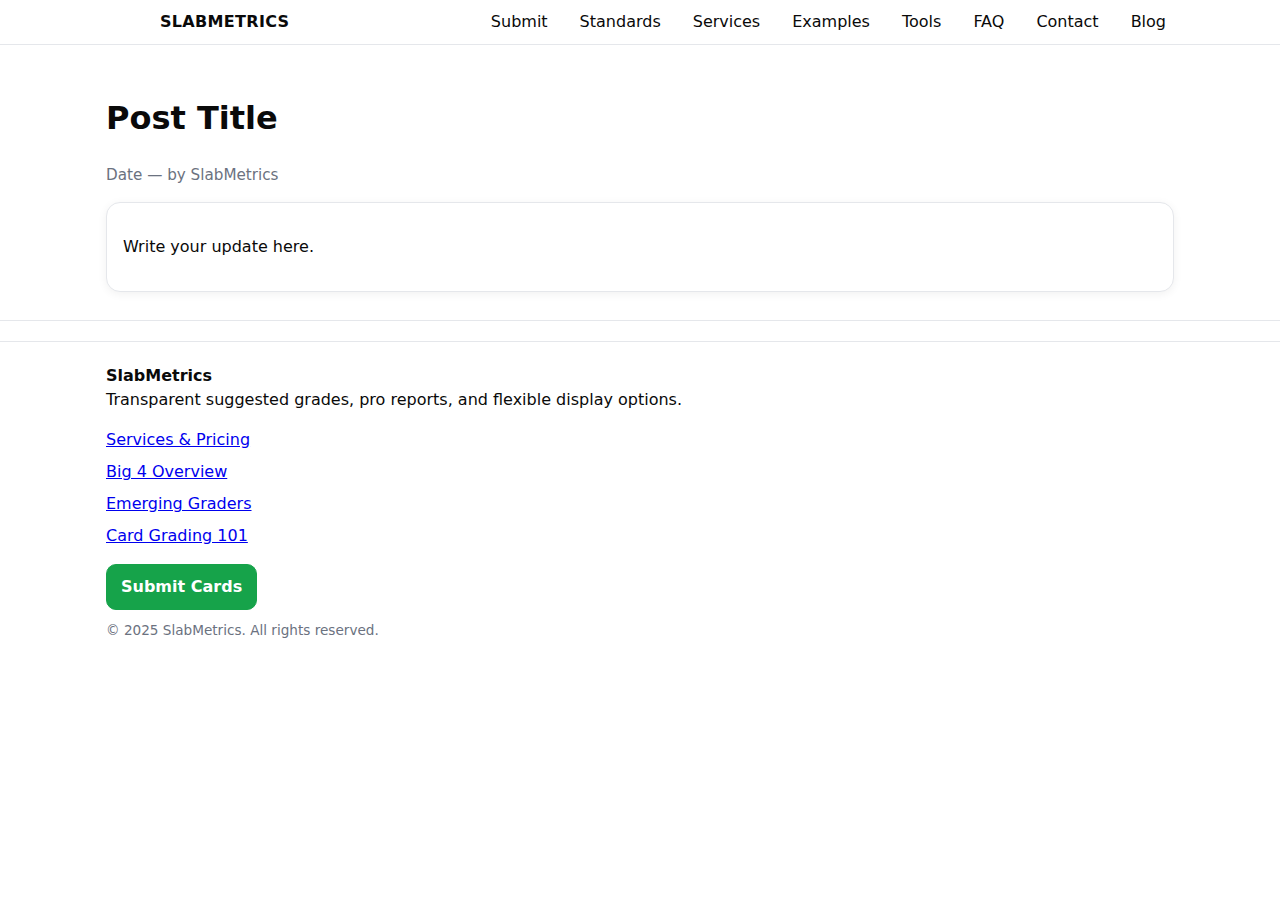
<file: post-template.html>
<!doctype html>
<html lang="en">
<head>
  <meta charset="utf-8" />
  <meta name="viewport" content="width=device-width, initial-scale=1" />
  <meta name="description" content="SlabMetrics — transparent suggested grades, pro reports, and flexible display options." />
  <meta property="og:title" content="SlabMetrics" />
  <meta property="og:description" content="Transparent suggested grades, pro reports, and flexible display options." />
  <meta property="og:type" content="website" />
  <link rel="icon" href="/assets/favicon.ico" />
  <link rel="stylesheet" href="/css/styles.css" />

<title>Post Title — SlabMetrics</title>
<script defer src="/js/main.js"></script>
</head>
<body>
  <header class="site-header">
    <div class="container header-inner">
      <a href="/index.html" class="brand">
        <img src="/assets/logo.png" alt="SlabMetrics" class="logo" />
        <span>SLABMETRICS</span>
      </a>
      <button class="nav-toggle" aria-expanded="false" aria-controls="nav">☰</button>
      <nav id="nav" class="nav">
        <a href="/submit.html">Submit</a>
        <a href="/grading-standards.html">Standards</a>
        <a href="/services.html">Services</a>
        <a href="/examples.html">Examples</a>
        <a href="/tools/centering.html">Tools</a>
        <a href="/faq.html">FAQ</a>
        <a href="/contact.html">Contact</a>
        <a href="/blog/index.html">Blog</a>
      </nav>
    </div>
  </header>

<section class="section">
  <div class="container">
    <h1>Post Title</h1>
    <p class="meta">Date — by SlabMetrics</p>
    <div class="card">
      <p>Write your update here.</p>
    </div>
  </div>
</section>
  <footer class="site-footer">
    <div class="container foot">
      <div class="cols">
        <div>
          <strong>SlabMetrics</strong><br/>
          Transparent suggested grades, pro reports, and flexible display options.
        </div>
        <div class="links">
          <a href="/services.html">Services & Pricing</a>
          <a href="/big4.html">Big 4 Overview</a>
          <a href="/emerging.html">Emerging Graders</a>
          <a href="/grading-101.html">Card Grading 101</a>
        </div>
        <div>
          <a class="btn btn-primary" href="/submit.html">Submit Cards</a>
        </div>
      </div>
      <p class="tiny">© 2025 SlabMetrics. All rights reserved.</p>
    </div>
  </footer>

</body>
</html>
</file>
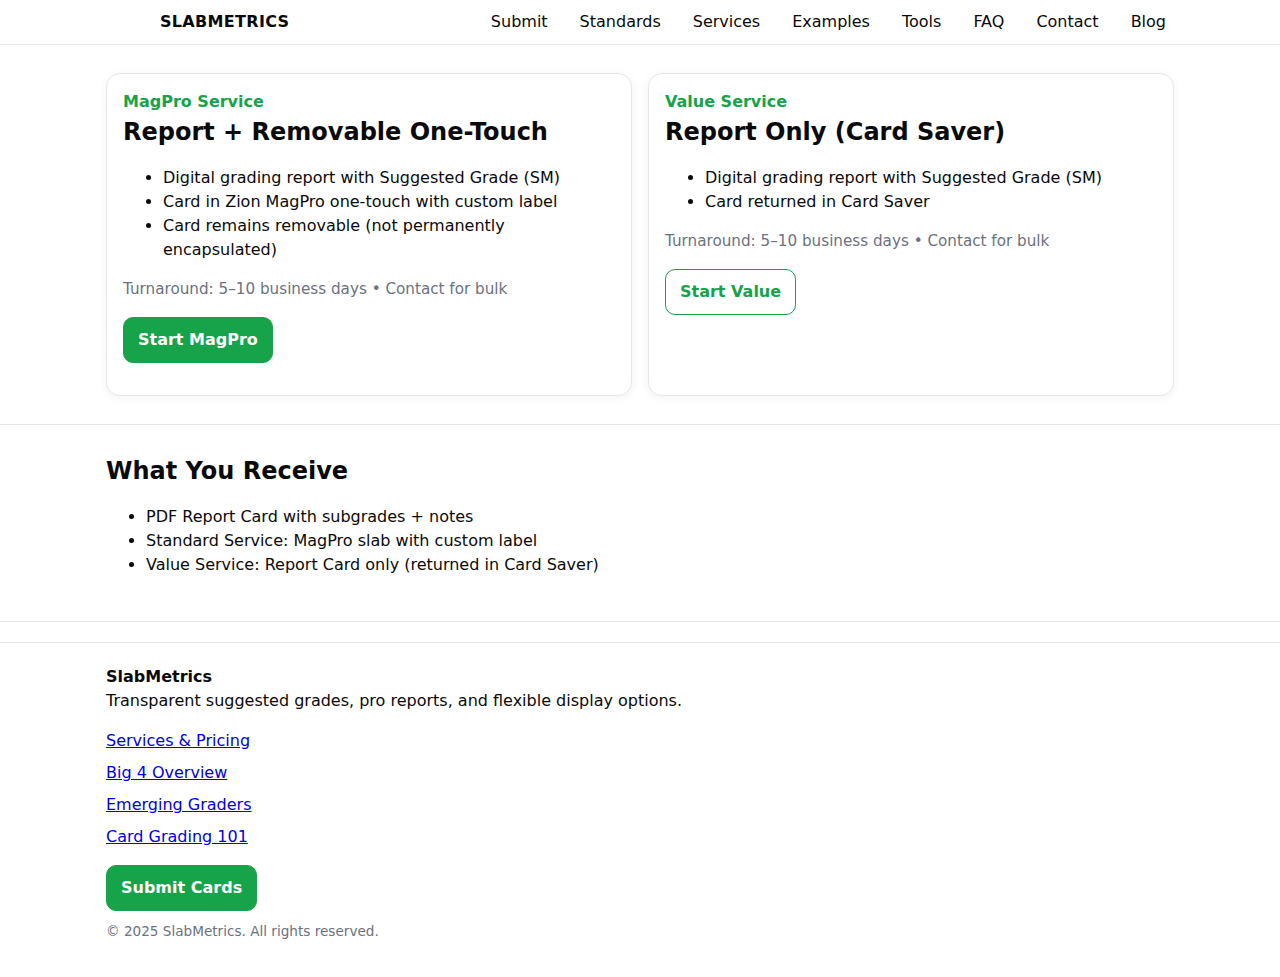
<file: services.html>
<!doctype html>
<html lang="en">
<head>
  <meta charset="utf-8" />
  <meta name="viewport" content="width=device-width, initial-scale=1" />
  <meta name="description" content="SlabMetrics — transparent suggested grades, pro reports, and flexible display options." />
  <meta property="og:title" content="SlabMetrics" />
  <meta property="og:description" content="Transparent suggested grades, pro reports, and flexible display options." />
  <meta property="og:type" content="website" />
  <link rel="icon" href="/assets/favicon.ico" />
  <link rel="stylesheet" href="/css/styles.css" />

<title>Services & Pricing — SlabMetrics</title>
<script defer src="/js/main.js"></script>
</head>
<body>
  <header class="site-header">
    <div class="container header-inner">
      <a href="/index.html" class="brand">
        <img src="/assets/logo.png" alt="SlabMetrics" class="logo" />
        <span>SLABMETRICS</span>
      </a>
      <button class="nav-toggle" aria-expanded="false" aria-controls="nav">☰</button>
      <nav id="nav" class="nav">
        <a href="/submit.html">Submit</a>
        <a href="/grading-standards.html">Standards</a>
        <a href="/services.html">Services</a>
        <a href="/examples.html">Examples</a>
        <a href="/tools/centering.html">Tools</a>
        <a href="/faq.html">FAQ</a>
        <a href="/contact.html">Contact</a>
        <a href="/blog/index.html">Blog</a>
      </nav>
    </div>
  </header>

<section class="section">
  <div class="container grid grid-2">
    <div class="card">
      <div class="kicker">MagPro Service</div>
      <h2>Report + Removable One-Touch</h2>
      <ul>
        <li>Digital grading report with Suggested Grade (SM)</li>
        <li>Card in Zion MagPro one-touch with custom label</li>
        <li>Card remains removable (not permanently encapsulated)</li>
      </ul>
      <p class="meta">Turnaround: 5–10 business days • Contact for bulk</p>
      <p><a class="btn btn-primary" href="/submit.html">Start MagPro</a></p>
    </div>
    <div class="card">
      <div class="kicker">Value Service</div>
      <h2>Report Only (Card Saver)</h2>
      <ul>
        <li>Digital grading report with Suggested Grade (SM)</li>
        <li>Card returned in Card Saver</li>
      </ul>
      <p class="meta">Turnaround: 5–10 business days • Contact for bulk</p>
      <p><a class="btn btn-outline" href="/submit.html">Start Value</a></p>
    </div>
  </div>
</section>

<section class="section">
  <div class="container">
    <h2>What You Receive</h2>
    <ul>
      <li>PDF Report Card with subgrades + notes</li>
      <li>Standard Service: MagPro slab with custom label</li>
      <li>Value Service: Report Card only (returned in Card Saver)</li>
    </ul>
  </div>
</section>
  <footer class="site-footer">
    <div class="container foot">
      <div class="cols">
        <div>
          <strong>SlabMetrics</strong><br/>
          Transparent suggested grades, pro reports, and flexible display options.
        </div>
        <div class="links">
          <a href="/services.html">Services & Pricing</a>
          <a href="/big4.html">Big 4 Overview</a>
          <a href="/emerging.html">Emerging Graders</a>
          <a href="/grading-101.html">Card Grading 101</a>
        </div>
        <div>
          <a class="btn btn-primary" href="/submit.html">Submit Cards</a>
        </div>
      </div>
      <p class="tiny">© 2025 SlabMetrics. All rights reserved.</p>
    </div>
  </footer>

</body>
</html>
</file>
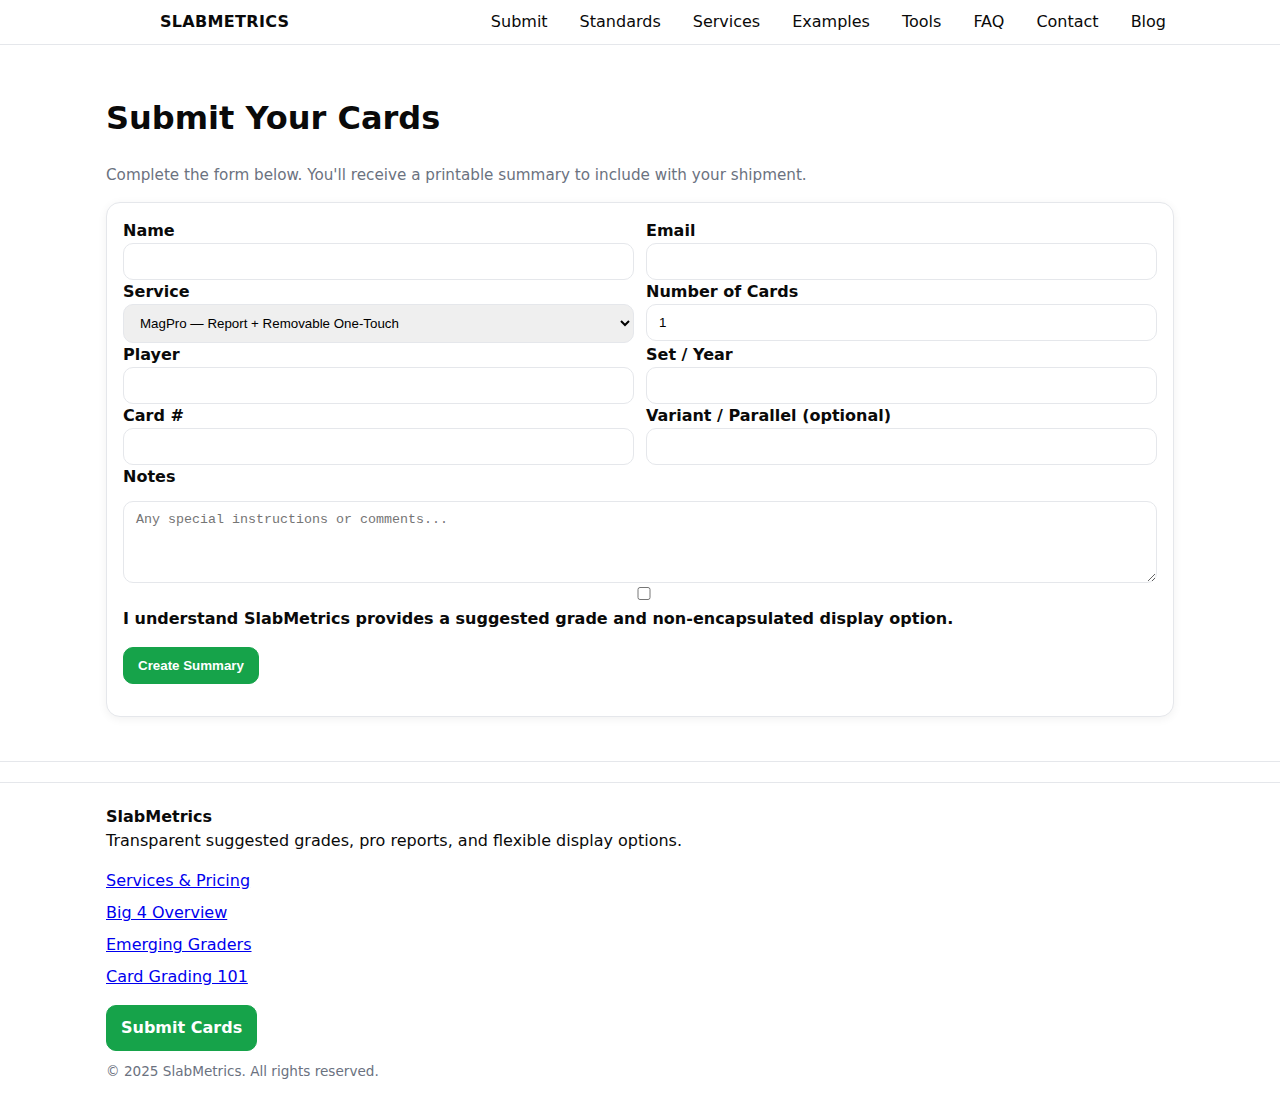
<file: submit.html>
<!doctype html>
<html lang="en">
<head>
  <meta charset="utf-8" />
  <meta name="viewport" content="width=device-width, initial-scale=1" />
  <meta name="description" content="SlabMetrics — transparent suggested grades, pro reports, and flexible display options." />
  <meta property="og:title" content="SlabMetrics" />
  <meta property="og:description" content="Transparent suggested grades, pro reports, and flexible display options." />
  <meta property="og:type" content="website" />
  <link rel="icon" href="/assets/favicon.ico" />
  <link rel="stylesheet" href="/css/styles.css" />

<title>Submit — SlabMetrics</title>
<script defer src="/js/main.js"></script>
<script defer src="/js/submit-form.js"></script>
</head>
<body>
  <header class="site-header">
    <div class="container header-inner">
      <a href="/index.html" class="brand">
        <img src="/assets/logo.png" alt="SlabMetrics" class="logo" />
        <span>SLABMETRICS</span>
      </a>
      <button class="nav-toggle" aria-expanded="false" aria-controls="nav">☰</button>
      <nav id="nav" class="nav">
        <a href="/submit.html">Submit</a>
        <a href="/grading-standards.html">Standards</a>
        <a href="/services.html">Services</a>
        <a href="/examples.html">Examples</a>
        <a href="/tools/centering.html">Tools</a>
        <a href="/faq.html">FAQ</a>
        <a href="/contact.html">Contact</a>
        <a href="/blog/index.html">Blog</a>
      </nav>
    </div>
  </header>

<section class="section">
  <div class="container">
    <h1>Submit Your Cards</h1>
    <p class="meta">Complete the form below. You'll receive a printable summary to include with your shipment.</p>
    <form id="submit-form" class="card">
      <div class="row cols-2">
        <div>
          <label for="name">Name</label>
          <input id="name" name="name" required/>
        </div>
        <div>
          <label for="email">Email</label>
          <input id="email" type="email" name="email" required/>
        </div>
      </div>
      <div class="row cols-2">
        <div>
          <label for="service">Service</label>
          <select id="service" name="service" required>
            <option value="MagPro">MagPro — Report + Removable One-Touch</option>
            <option value="Value">Value — Report Only (Card Saver)</option>
          </select>
        </div>
        <div>
          <label for="qty">Number of Cards</label>
          <input id="qty" name="qty" type="number" min="1" value="1"/>
        </div>
      </div>
      <div class="row cols-2">
        <div>
          <label for="player">Player</label>
          <input id="player" name="player" />
        </div>
        <div>
          <label for="set">Set / Year</label>
          <input id="set" name="set" />
        </div>
      </div>
      <div class="row cols-2">
        <div>
          <label for="number">Card #</label>
          <input id="number" name="number" />
        </div>
        <div>
          <label for="variant">Variant / Parallel (optional)</label>
          <input id="variant" name="variant" />
        </div>
      </div>
      <div class="row">
        <label for="notes">Notes</label>
        <textarea id="notes" name="notes" rows="4" placeholder="Any special instructions or comments..."></textarea>
      </div>
      <div class="row">
        <label><input type="checkbox" name="agree" required/> I understand SlabMetrics provides a suggested grade and non-encapsulated display option.</label>
      </div>
      <p><button class="btn btn-primary" type="submit">Create Summary</button></p>
    </form>

    <div id="submit-summary" class="no-print" style="margin-top:16px;"></div>
  </div>
</section>
  <footer class="site-footer">
    <div class="container foot">
      <div class="cols">
        <div>
          <strong>SlabMetrics</strong><br/>
          Transparent suggested grades, pro reports, and flexible display options.
        </div>
        <div class="links">
          <a href="/services.html">Services & Pricing</a>
          <a href="/big4.html">Big 4 Overview</a>
          <a href="/emerging.html">Emerging Graders</a>
          <a href="/grading-101.html">Card Grading 101</a>
        </div>
        <div>
          <a class="btn btn-primary" href="/submit.html">Submit Cards</a>
        </div>
      </div>
      <p class="tiny">© 2025 SlabMetrics. All rights reserved.</p>
    </div>
  </footer>

</body>
</html>
</file>
<file: css/styles.css>
:root{
  --bg:#ffffff; --text:#0a0a0a; --muted:#6b7280;
  --green:#16a34a; --green-ink:#0f7a37;
  --border:#e5e7eb; --shadow:0 2px 10px rgba(0,0,0,.06);
  --radius:14px; --container:1100px; --pad:16px;
  --focus: #22c55e66;
}
*{box-sizing:border-box}
html,body{margin:0;padding:0;background:var(--bg);color:var(--text);font-family:system-ui,-apple-system,Segoe UI,Roboto,Ubuntu,Cantarell,Noto Sans,sans-serif;line-height:1.5}
img{max-width:100%;height:auto;display:block}
.container{max-width:var(--container);margin:0 auto;padding:0 var(--pad)}

/* Header */
.site-header{border-bottom:1px solid var(--border);background:var(--bg);position:sticky;top:0;z-index:10}
.header-inner{display:grid;grid-template-columns:auto 40px 1fr;gap:12px;align-items:center}
.brand{display:flex;gap:10px;align-items:center;text-decoration:none;color:inherit;font-weight:800;letter-spacing:.02em}
.logo{height:44px;width:auto}
.nav{display:none;gap:16px;justify-content:flex-end}
.nav a{text-decoration:none;color:inherit;padding:8px;border-radius:8px}
.nav a:hover{background:#f5f5f5}
.nav-toggle{background:#fff;border:1px solid var(--border);border-radius:8px;padding:8px;cursor:pointer}
@media(min-width:900px){
  .header-inner{grid-template-columns:auto 1fr}
  .nav{display:flex}
  .nav-toggle{display:none}
}

/* Buttons / cards */
.btn{display:inline-flex;align-items:center;gap:8px;border:1px solid var(--text);color:var(--text);background:#fff;padding:10px 14px;border-radius:10px;text-decoration:none;font-weight:700}
.btn:hover{background:#f5f5f5}
.btn-primary{background:var(--green);color:#fff;border-color:var(--green)}
.btn-primary:hover{background:var(--green-ink);border-color:var(--green-ink)}
.btn-outline{background:#fff;color:var(--green);border-color:var(--green)}

.card{background:#fff;border:1px solid var(--border);border-radius:var(--radius);box-shadow:var(--shadow);padding:16px}
.grid{display:grid;grid-template-columns:1fr;gap:16px}
@media(min-width:900px){.grid-2{grid-template-columns:1fr 1fr}.grid-3{grid-template-columns:repeat(3,1fr)}}

/* Hero */
.hero{padding:28px 0;border-bottom:1px solid var(--border);background:linear-gradient(0deg,#fff,#fafafa)}
.hero h1{margin:0 0 8px;font-size:clamp(1.6rem,3.2vw,2.2rem)}
.hero .sub{color:var(--muted)}
.hero-actions{display:grid;grid-template-columns:1fr;gap:16px;align-items:center}
@media(min-width:900px){.hero-actions{grid-template-columns:1fr auto}}
.meta{color:var(--muted);font-size:.95rem}

/* Grade ring */
@property --angle { syntax:'<percentage>'; inherits:false; initial-value:0% }
.grade-ring{--angle:0%;width:120px;height:120px;border-radius:50%;background:conic-gradient(var(--green) var(--angle),#e5e7eb 0);display:grid;place-items:center;transition:--angle .9s cubic-bezier(.2,.7,.2,1)}
.grade-ring-inner{width:86px;height:86px;border-radius:50%;background:#fff;display:grid;place-items:center;font-size:1.6rem;font-weight:800;color:var(--text);border:2px solid var(--border)}

/* Sections */
.section{padding:28px 0;border-bottom:1px solid var(--border)}
.section h2{margin:0 0 10px}
.kicker{font-weight:700;color:var(--green)}

/* Footer */
.site-footer{border-top:1px solid var(--border);background:#fff;padding:22px 0;margin-top:20px}
.foot .cols{display:grid;grid-template-columns:1fr;gap:16px}
.foot .links{display:grid;gap:8px}
.tiny{font-size:.85rem;color:var(--muted);margin-top:10px}

/* Forms */
form .row{display:grid;gap:12px}
@media(min-width:700px){form .row.cols-2{grid-template-columns:1fr 1fr}}
label{font-weight:600}
input,select,textarea{width:100%;padding:10px 12px;border:1px solid var(--border);border-radius:10px}
input:focus,select:focus,textarea:focus{outline:3px solid var(--focus);outline-offset:2px}

/* Tables */
.table{width:100%;border-collapse:separate;border-spacing:0;margin:8px 0;border:1px solid var(--border);border-radius:12px;overflow:hidden}
.table th,.table td{padding:10px;border-bottom:1px solid var(--border)}
.table th{background:#fafafa;text-align:left}
.table tr:last-child td{border-bottom:none}

/* Iframe embed */
.embed{border:1px solid var(--border);border-radius:14px;overflow:hidden}
.embed > iframe{display:block;width:100%;height:560px;border:0;background:#fff}
@media(max-width:600px){.embed > iframe{height:420px}}

/* Utility */
.center{display:grid;place-items:center}
.mono{font-family:ui-monospace, SFMono-Regular, Menlo, Consolas, monospace}
</file>
